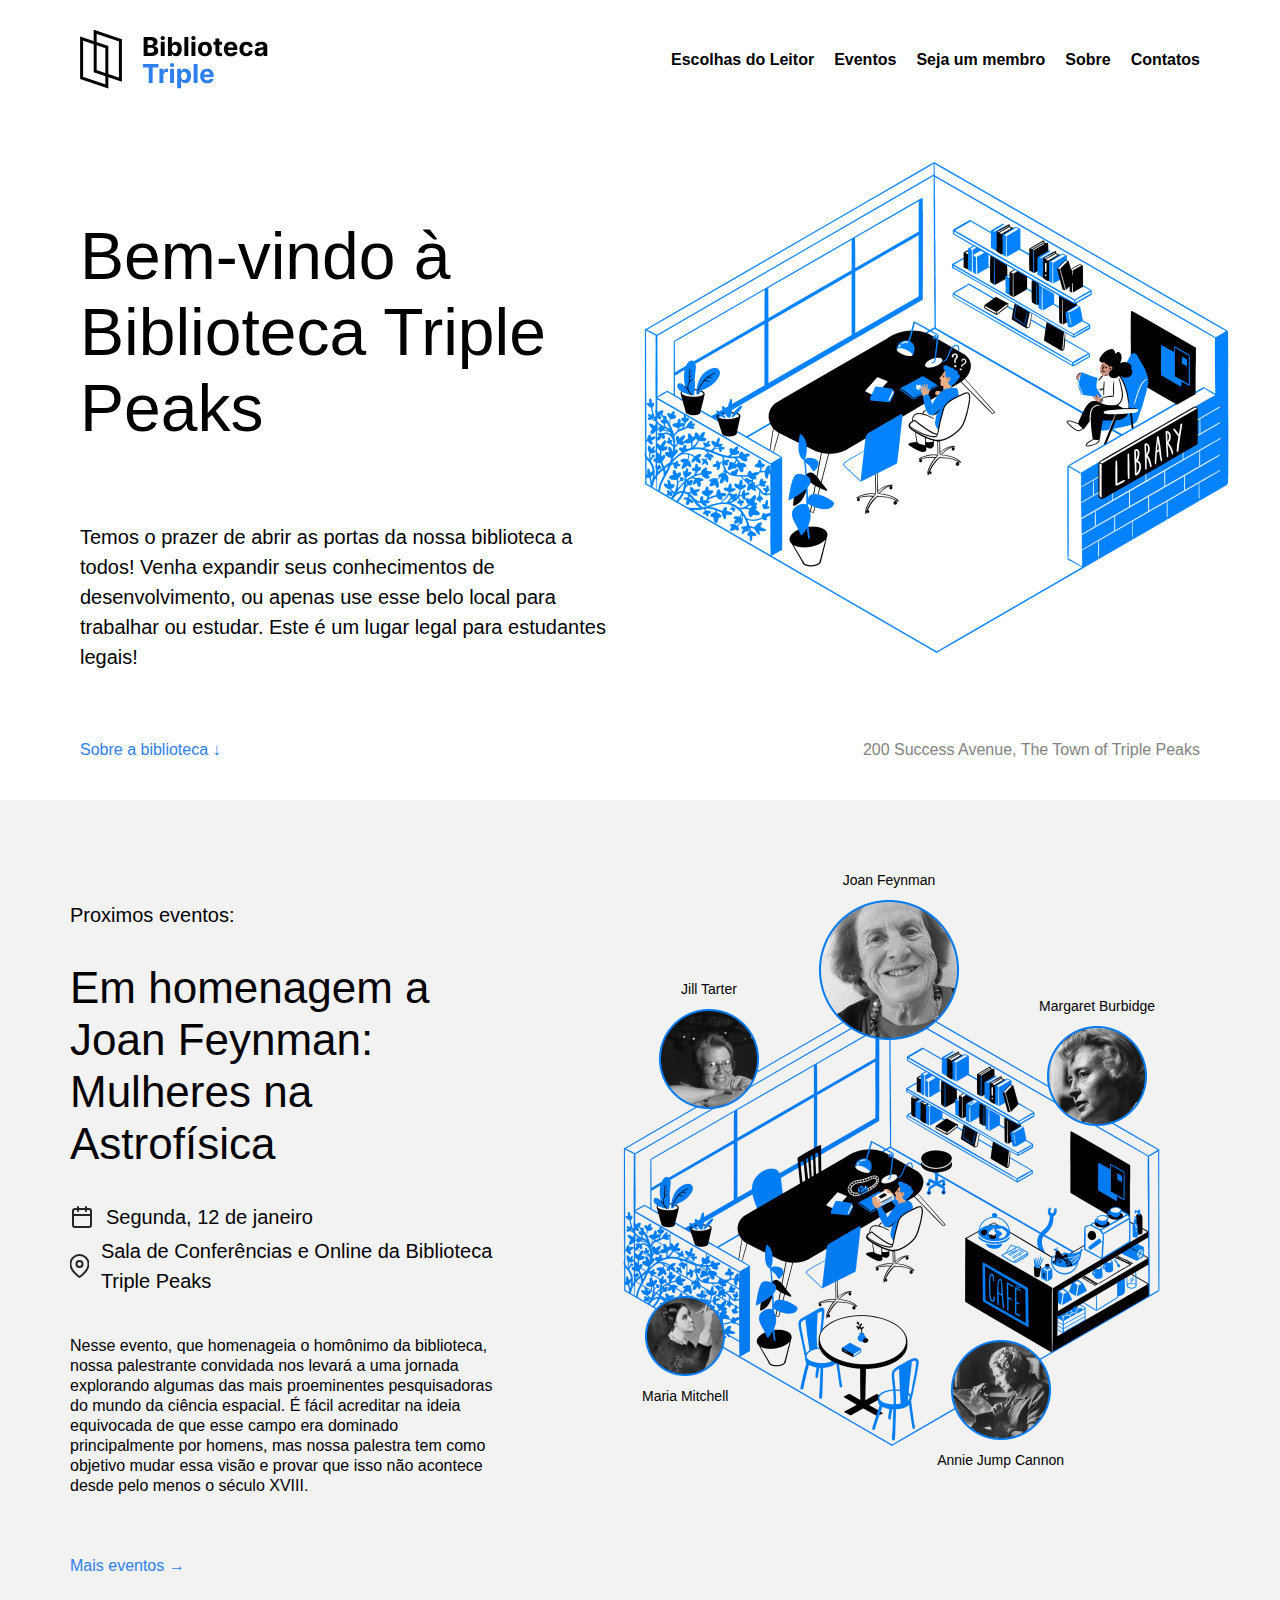
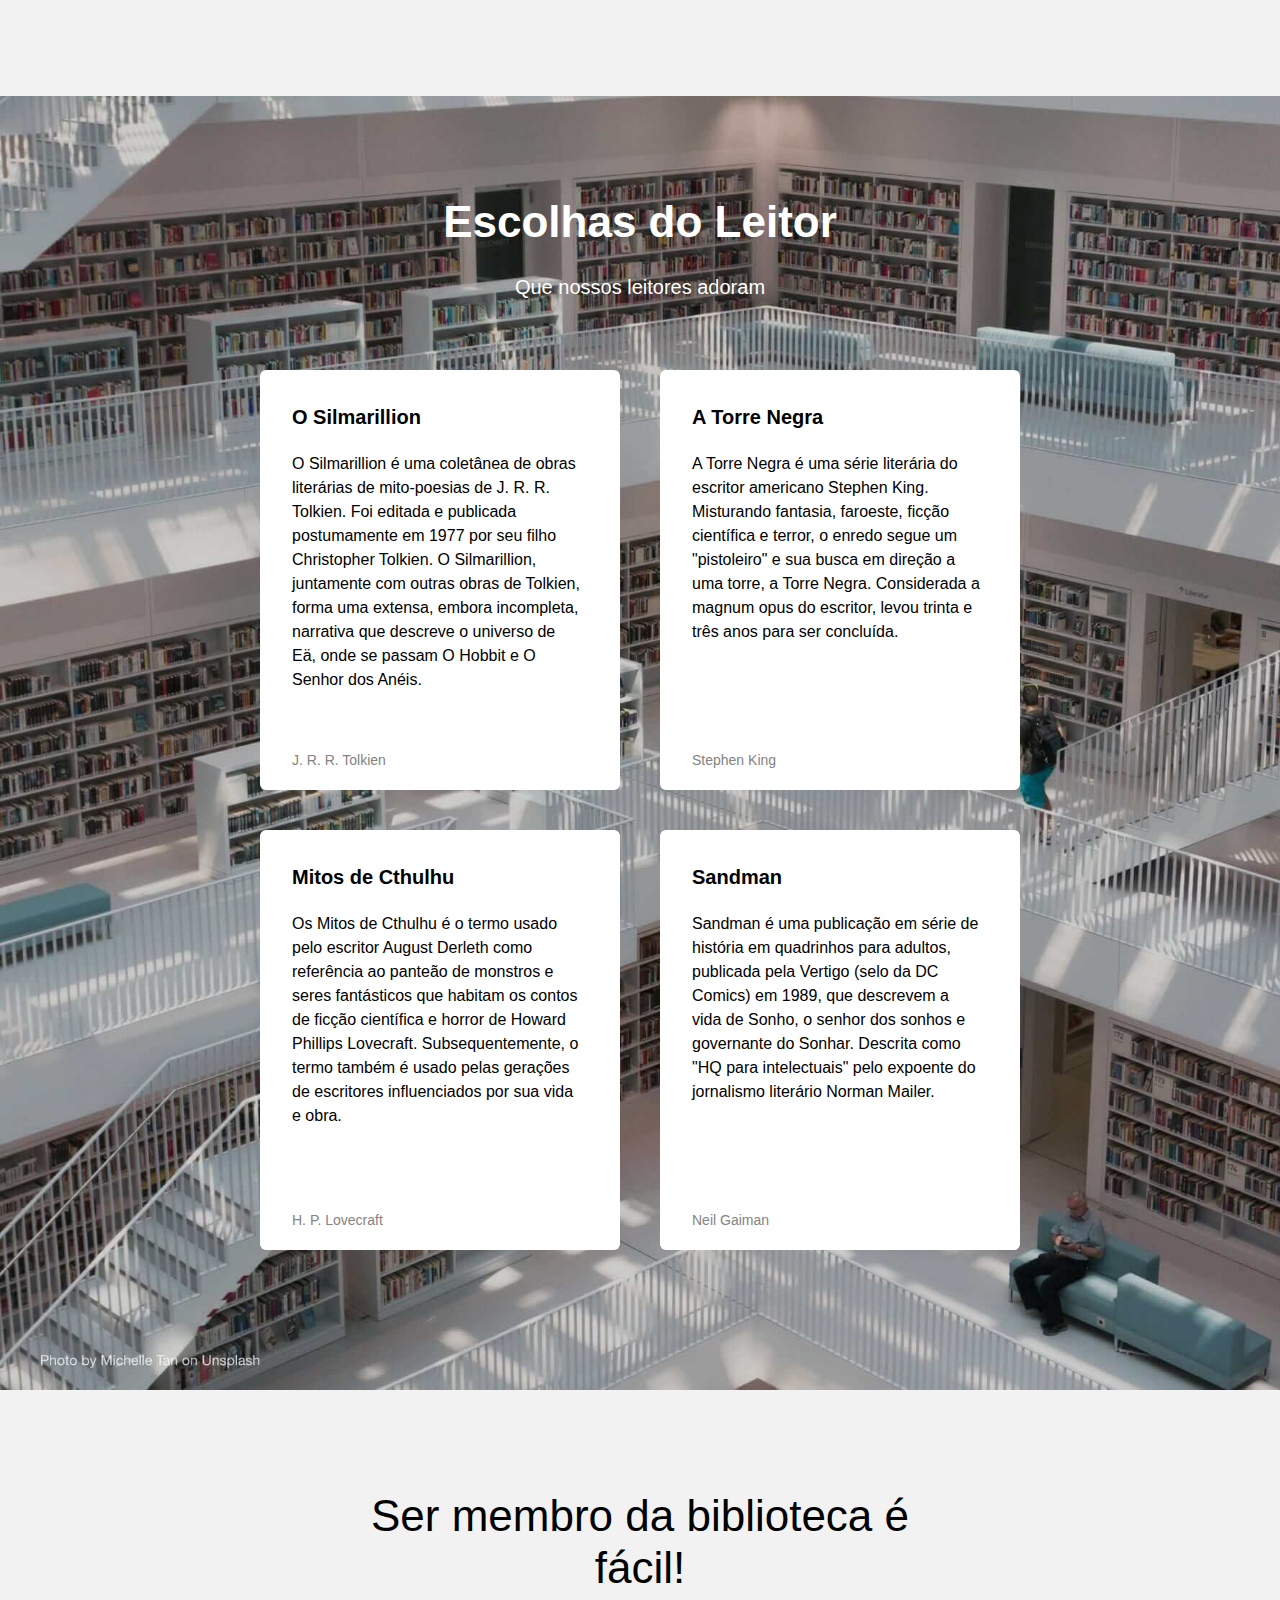
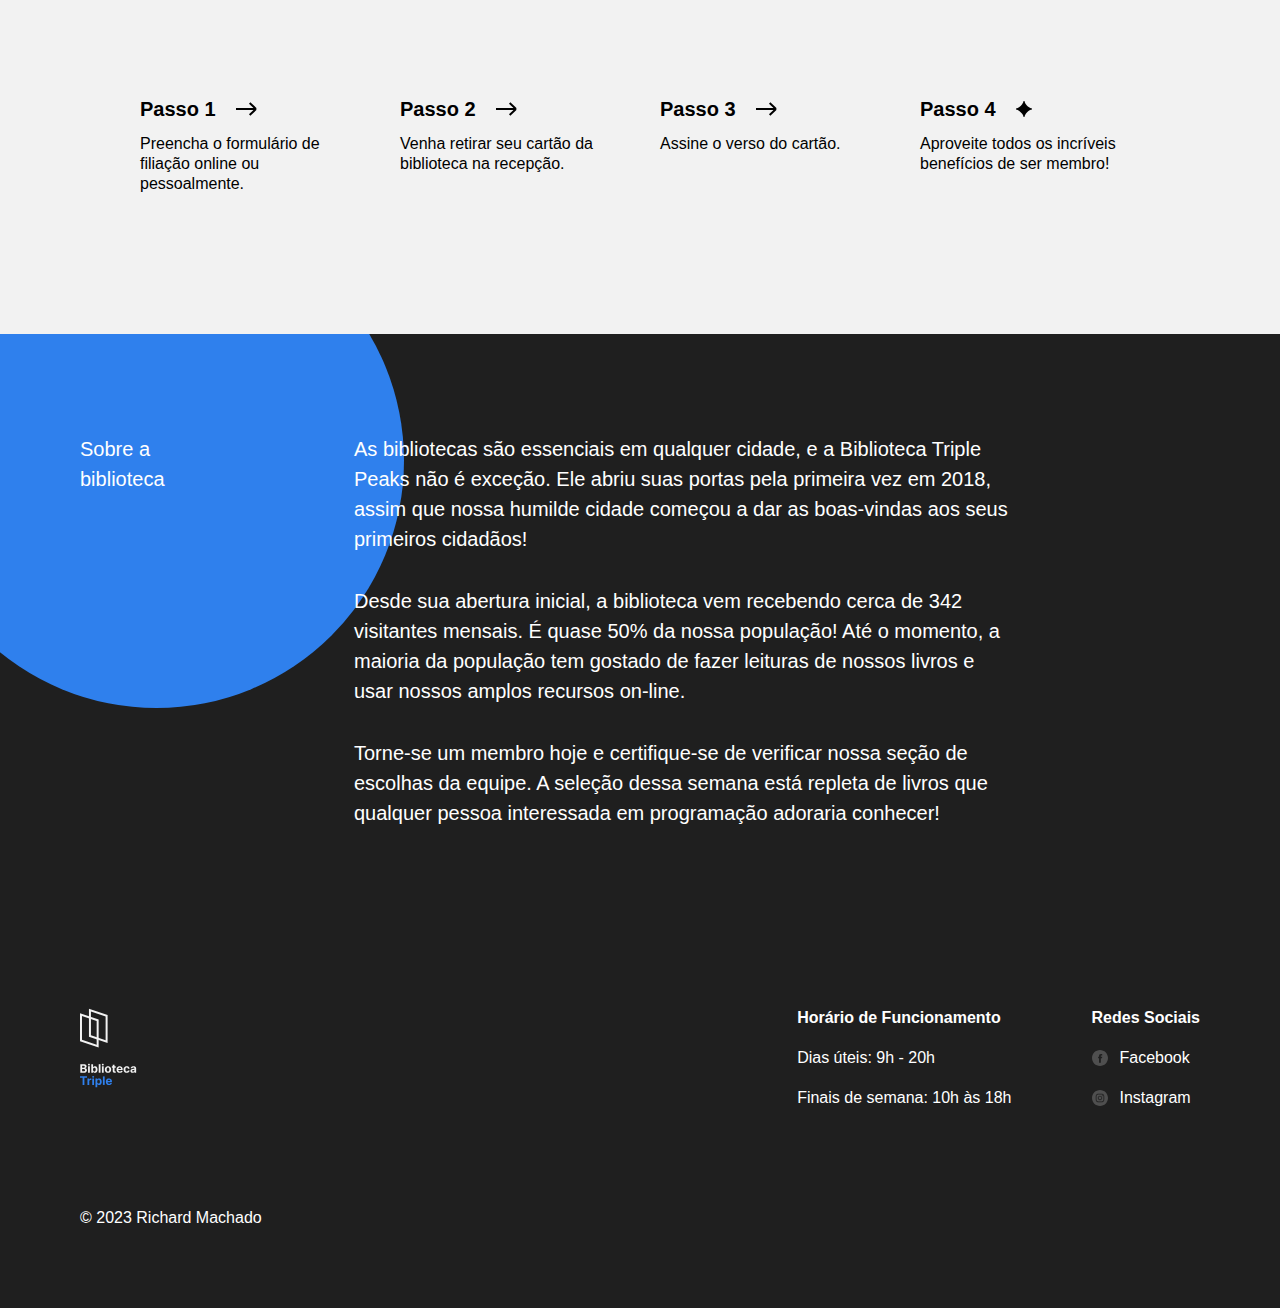
<file: index.html>
<!DOCTYPE html>
<html lang="pt-br">
  <head>
    <meta charset="UTF-8" />
    <meta name="viewport" content="width=device-width, initial-scale=1.0" />
    <title>Biblioteca Triple Peaks</title>
    <link rel="shortcut icon" href="favicon.ico" />
    <link rel="stylesheet" href="./styles/normalize.css" />
    <link rel="stylesheet" href="./styles/style.css" />
  </head>

  <body>
    <div class="page">
      <header class="header">
        <nav class="nav">
          <img
            src="./images/logo-black.svg"
            alt="Triple Peaks Library Logo"
            class="nav__logo"
          />
          <ul class="nav__links">
            <li>
              <a class="nav__link" href="#staff">Escolhas do Leitor</a>
            </li>
            <li>
              <a class="nav__link" href="#events">Eventos</a>
            </li>
            <li>
              <a class="nav__link" href="#membership">Seja um membro</a>
            </li>
            <li>
              <a class="nav__link" href="#about">Sobre</a>
            </li>
            <li>
              <a class="nav__link" href="#footer">Contatos</a>
            </li>
          </ul>
        </nav>
        <h1 class="header__title">Bem-vindo à Biblioteca Triple Peaks</h1>
        <p class="header__description">
          Temos o prazer de abrir as portas da nossa biblioteca a todos! Venha
          expandir seus conhecimentos de desenvolvimento, ou apenas use esse
          belo local para trabalhar ou estudar. Este é um lugar legal para
          estudantes legais!
        </p>
        <img
          src="./images/inside_the_library.png"
          alt="Illustration 'Inside the library'"
          class="header__image"
        />
        <div class="header__footer">
          <a class="header__link" href="#about">Sobre a biblioteca &darr;</a>
          <p class="header__address">
            200 Success Avenue, The Town of Triple Peaks
          </p>
        </div>
      </header>

      <main class="content">
        <section id="events" class="events">
          <div class="events__content">
            <h2 class="events__heading">Proximos eventos:</h2>
            <h3 class="events__title">
              Em homenagem a Joan Feynman: Mulheres na Astrofísica
            </h3>
            <div class="event-info events__info-section">
              <div class="event-info__item">
                <div
                  class="event-info__icon event-info__icon_type_calendar"
                ></div>
                <p class="event-info__text">Segunda, 12 de janeiro</p>
              </div>
              <div class="event-info__item">
                <div class="event-info__icon event-info__icon_type_pin"></div>
                <p class="event-info__text">
                  Sala de Conferências e Online da Biblioteca Triple Peaks
                </p>
              </div>
            </div>
            <p class="events__description">
              Nesse evento, que homenageia o homônimo da biblioteca, nossa
              palestrante convidada nos levará a uma jornada explorando algumas
              das mais proeminentes pesquisadoras do mundo da ciência espacial.
              É fácil acreditar na ideia equivocada de que esse campo era
              dominado principalmente por homens, mas nossa palestra tem como
              objetivo mudar essa visão e provar que isso não acontece desde
              pelo menos o século XVIII.
            </p>
            <a href="#" class="events__more">Mais eventos &rarr;</a>
          </div>
          <div class="events__cover">
            <img
              src="./images/cafe.png"
              alt="Deveria mostrar uma imagem de uma sala com uma placa de Café"
              class="events__image"
            />
            <div class="person person_name_feynman">
              <p class="person__caption">Joan Feynman</p>
              <img
                src="./images/person_feynman.png"
                alt="Imagem de Joan Feyman"
                class="person__image person__image_size_l"
              />
            </div>
            <div class="person person_name_burbidge">
              <p class="person__caption">Margaret Burbidge</p>
              <img
                src="./images/person_burbidge.png"
                alt="Imagem de Margaret Burbidge"
                class="person__image person__image_size_m"
              />
            </div>
            <div class="person person_name_cannon">
              <img
                src="./images/person_cannon.png"
                alt="Imagem de Annie Jump Cannon"
                class="person__image person__image_size_m"
              />
              <p class="person__caption">Annie Jump Cannon</p>
            </div>
            <div class="person person_name_mitchell">
              <img
                src="./images/person_mitchell.png"
                alt="Imagem de Maria Mitchell"
                class="person__image person__image_size_s"
              />
              <p class="person__caption">Maria Mitchell</p>
            </div>
            <div class="person person_name_tarter">
              <p class="person__caption">Jill Tarter</p>
              <img
                src="./images/person_tarter.png"
                alt="Imagem de Jill Tarter"
                class="person__image person__image_size_m"
              />
            </div>
          </div>
        </section>

        <section id="staff" class="staff">
          <h2 class="staff__title">Escolhas do Leitor</h2>
          <p class="staff__subtitle">Que nossos leitores adoram</p>
          <ul class="staff__card">
            <li class="card">
              <div class="card__content">
                <h3 class="card__title">O Silmarillion</h3>
                <p class="card__text">
                  O Silmarillion é uma coletânea de obras literárias de
                  mito-poesias de J. R. R. Tolkien. Foi editada e publicada
                  postumamente em 1977 por seu filho Christopher Tolkien. O
                  Silmarillion, juntamente com outras obras de Tolkien, forma
                  uma extensa, embora incompleta, narrativa que descreve o
                  universo de Eä, onde se passam O Hobbit e O Senhor dos Anéis.
                </p>
                <p class="card__footer">J. R. R. Tolkien</p>
              </div>
            </li>

            <li class="card">
              <div class="card__content">
                <h3 class="card__title">A Torre Negra</h3>
                <p class="card__text">
                  A Torre Negra é uma série literária do escritor americano
                  Stephen King. Misturando fantasia, faroeste, ficção científica
                  e terror, o enredo segue um "pistoleiro" e sua busca em
                  direção a uma torre, a Torre Negra. Considerada a magnum opus
                  do escritor, levou trinta e três anos para ser concluída.
                </p>
                <p class="card__footer">Stephen King</p>
              </div>
            </li>

            <li class="card">
              <div class="card__content">
                <h3 class="card__title">Mitos de Cthulhu</h3>
                <p class="card__text">
                  Os Mitos de Cthulhu é o termo usado pelo escritor August
                  Derleth como referência ao panteão de monstros e seres
                  fantásticos que habitam os contos de ficção científica e
                  horror de Howard Phillips Lovecraft. Subsequentemente, o termo
                  também é usado pelas gerações de escritores influenciados por
                  sua vida e obra.
                </p>
                <p class="card__footer">H. P. Lovecraft</p>
              </div>
            </li>

            <li class="card">
              <div class="card__content">
                <h3 class="card__title">Sandman</h3>
                <p class="card__text">
                  Sandman é uma publicação em série de história em quadrinhos
                  para adultos, publicada pela Vertigo (selo da DC Comics) em
                  1989, que descrevem a vida de Sonho, o senhor dos sonhos e
                  governante do Sonhar. Descrita como "HQ para intelectuais"
                  pelo expoente do jornalismo literário Norman Mailer.
                </p>
                <p class="card__footer">Neil Gaiman</p>
              </div>
            </li>
          </ul>
        </section>

        <section id="membership" class="membership">
          <h2 class="membership__title">Ser membro da biblioteca é fácil!</h2>
          <ul class="membership__steps">
            <li class="step">
              <h3 class="step__title">
                Passo 1
                <img
                  src="./images/icon_step_forward.svg"
                  alt="icon forward"
                  class="step__icon"
                />
              </h3>
              <p class="step__description">
                Preencha o formulário de filiação online ou pessoalmente.
              </p>
            </li>
            <li class="step">
              <h3 class="step__title">
                Passo 2
                <img
                  src="./images/icon_step_forward.svg"
                  alt="icon forward"
                  class="step__icon"
                />
              </h3>
              <p class="step__description">
                Venha retirar seu cartão da biblioteca na recepção.
              </p>
            </li>
            <li class="step">
              <h3 class="step__title">
                Passo 3
                <img
                  src="./images/icon_step_forward.svg"
                  alt="icon forward"
                  class="step__icon"
                />
              </h3>
              <p class="step__description">Assine o verso do cartão.</p>
            </li>
            <li class="step">
              <h3 class="step__title">
                Passo 4
                <img
                  src="./images/icon_step_finish.svg"
                  alt="icon finish"
                  class="step__icon"
                />
              </h3>
              <p class="step__description">
                Aproveite todos os incríveis benefícios de ser membro!
              </p>
            </li>
          </ul>
        </section>

        <section id="about" class="about">
          <h2 class="about__title">Sobre a biblioteca</h2>
          <div class="about__content">
            <p class="about__paragraph">
              As bibliotecas são essenciais em qualquer cidade, e a Biblioteca
              Triple Peaks não é exceção. Ele abriu suas portas pela primeira
              vez em 2018, assim que nossa humilde cidade começou a dar as
              boas-vindas aos seus primeiros cidadãos!
            </p>
            <p class="about__paragraph">
              Desde sua abertura inicial, a biblioteca vem recebendo cerca de
              342 visitantes mensais. É quase 50% da nossa população! Até o
              momento, a maioria da população tem gostado de fazer leituras de
              nossos livros e usar nossos amplos recursos on-line.
            </p>
            <p class="about__paragraph">
              Torne-se um membro hoje e certifique-se de verificar nossa seção
              de escolhas da equipe. A seleção dessa semana está repleta de
              livros que qualquer pessoa interessada em programação adoraria
              conhecer!
            </p>
          </div>
          <div class="about__circle"></div>
        </section>
      </main>
      <footer id="footer" class="footer">
        <div class="footer__columns">
          <div class="footer__column footer__column_content_logo">
            <img
              src="./images/logo-white.svg"
              alt="Logo cor branca da biblioteca Triple"
              class="footer__logo"
            />
          </div>
          <div class="footer__column footer__column_content_hours">
            <h2 class="footer__column-heading">Horário de Funcionamento</h2>
            <ul class="footer__list">
              <li class="footer__list-item">Dias úteis: 9h - 20h</li>
              <li class="footer__list-item">Finais de semana: 10h às 18h</li>
            </ul>
          </div>
          <div class="footer__column footer__column_content_social">
            <h2 class="footer__column-heading">Redes Sociais</h2>
            <ul class="footer__list">
              <li class="footer__list-item">
                <a href="#" class="footer__column-link">
                  <img
                    src="./images/facebook_white.svg"
                    alt="Icone do Facebook"
                    class="footer__social-icon"
                  />Facebook
                </a>
              </li>
              <li class="footer__list-item">
                <a href="#" class="footer__column-link">
                  <img
                    src="./images/instagram_white.svg"
                    alt="Icone do Instagram"
                    class="footer__social-icon"
                  />Instagram
                </a>
              </li>
            </ul>
          </div>
        </div>
        <p class="footer__copyright">© 2023 Richard Machado</p>
      </footer>
    </div>
  </body>
</html>
</file>
<file: styles/style.css>
.page {
  min-width: 1100px;
  max-width: 1600px;
  margin: 0 auto;
  font-family: "Helvetica Neue", "Arial", sans-serif;
  font-size: 16px;
  line-height: 20px;
}

.header {
  display: flex;
  flex-direction: column;
  height: 100vh;
  min-height: 720px;
  max-height: 800px;
  padding: 30px 80px 40px;
  position: relative;
  box-sizing: border-box;
}

.nav {
  display: flex;
  justify-content: space-between;
  align-items: center;
}

.nav__logo {
  height: 60px;
}

.nav__links {
  display: flex;
  margin: 0;
  column-gap: 20px;
  list-style-type: none;
  padding: 0;
  align-items: center;
}

.nav__link {
  color: #000000;
  text-decoration: none;
  font-weight: bold;
}
.nav__link:hover {
  color: #1f69c9;
}

.header__title {
  max-width: 601px;
  font-size: 66px;
  line-height: 76px;
  font-weight: 500;
  margin-top: 128px;
}

.header__description {
  max-width: 532px;
  margin-top: 32px;
  font-size: 20px;
  line-height: 30px;
}

.header__image {
  z-index: 1;
  max-width: 636px;
  position: absolute;
  top: 135px;
  right: 20px;
}

.header__footer {
  margin-top: auto;
  width: 100%;
  display: flex;
  align-items: center;
  justify-content: space-between;
  box-sizing: border-box;
}

.header__link {
  color: #2f80ed;
  text-decoration: none;
}
.header__link:hover {
  color: #1f69c9;
}

.header__address {
  margin: 0;
  color: #838383;
}
.events {
  padding: 100px 0 120px 70px;
  display: flex;
  align-items: start;
  justify-content: space-between;
  box-sizing: border-box;
  background-color: #f2f2f2;
}

.events__content {
  flex-basis: 580px;
}

.events__heading {
  font-size: 20px;
  font-weight: 500;
  line-height: 30px;
  margin: 0;
}

.events__title {
  font-size: 44px;
  font-weight: 500;
  line-height: 52px;
  margin: 32px 0 0;
}

.events__info-section {
  margin-top: 32px;
}

.event-info__item {
  display: flex;
  align-items: center;
  margin-bottom: 4px;
  font-weight: 500;
}

.event-info__icon {
  background-repeat: no-repeat;
  background-position: center;
  margin-right: 12px;
  width: 24px;
  height: 24px;
}

.event-info__icon_type_calendar {
  background-image: url(../images/icon_calendar.svg);
}

.event-info__icon_type_pin {
  background-image: url(../images/icon_pin.svg);
}

.event-info__text {
  font-size: 20px;
  font-weight: 500;
  line-height: 30px;
  margin: 0;
}

.events__description {
  margin: 40px 0 60px;
}

.events__more {
  color: #2f80ed;
  text-decoration: none;
}
.events__more:hover {
  color: #1f69c9;
}
.events__cover {
  flex-grow: 1;
  flex-shrink: 0;
  flex-basis: 780px;
  max-width: 780px;
  position: relative;
}

.events__image {
  max-width: 100%;
}

.person {
  position: absolute;
  display: flex;
  align-items: center;
  flex-direction: column;
  gap: 10px;
}

.person_name_feynman {
  top: -30px;
  left: 319px;
}

.person_name_burbidge {
  top: 96px;
  right: 125px;
}

.person_name_cannon {
  bottom: 18px;
  right: 216px;
}

.person_name_mitchell {
  bottom: 82px;
  left: 142px;
}

.person_name_tarter {
  top: 79px;
  left: 159px;
}

.person__image {
  max-width: 100%;
}

.person__image_size_l {
  width: 140px;
}

.person__image_size_m {
  width: 100px;
}

.person__image_size_s {
  width: 80px;
}

.person__caption {
  text-align: center;
  font-size: 14px;
  margin: 0;
}
.staff {
  padding: 100px 0 140px;
  background-image: url(../images/staff_picks_background.jpg);
  background-size: cover;
}

.staff__title {
  text-align: center;
  font-size: 44px;
  line-height: 52px;
  margin: 0 0 24px;
  color: #fff;
}

.staff__subtitle {
  text-align: center;
  font-size: 20px;
  line-height: 30px;
  font-weight: 400;
  margin: 0;
  margin-bottom: 68px;
  color: #fff;
}

.staff__card {
  display: flex;
  flex-wrap: wrap;
  justify-content: space-between;
  gap: 40px;
  margin: 0 auto;
  max-width: 760px;
  list-style-type: none;
  padding-left: 0;
}
.card {
  background-color: #fff;
  border-radius: 6px;
  padding: 32px 40px 20px 32px;
  box-sizing: border-box;
  height: 420px;
  width: 360px;
}

.card__content {
  width: 100%;
  height: 100%;
  display: flex;
  flex-direction: column;
}

.card__title {
  font-size: 20px;
  line-height: 30px;
  font-weight: 700;
  margin: 0;
}

.card__text {
  margin: 20px 0 0;
  font-size: 16px;
  line-height: 24px;
}

.card__footer {
  margin: 0;
  margin-top: auto;
  font-size: 14px;
  line-height: 20px;
  color: #838383;
}

.membership {
  padding: 100px 0 140px;
  background-color: #f2f2f2;
}

.membership__title {
  max-width: 574px;
  margin: 0 auto;
  text-align: center;
  font-size: 44px;
  font-weight: 500;
  line-height: 52px;
}

.membership__steps {
  display: flex;
  flex-basis: auto;
  justify-content: center;
  list-style-type: none;
  padding: 0;
  margin: 100px 0 0;
  gap: 40px;
}

.step {
  flex-basis: 220px;
}

.step__title {
  margin: 0;
  font-size: 20px;
  line-height: 30px;
  font-weight: 700;
  display: flex;
  align-items: center;
}

.step__icon {
  margin-left: 20px;
}

.step__description {
  margin: 10px 0 0;
}

.about {
  display: flex;
  padding: 100px 80px;
  background-color: #1f1f1f;
  color: #fff;
  overflow: hidden;
  position: relative;
  box-sizing: border-box;
  gap: 120px;
}

.about__title {
  margin: 0;
  max-width: 154px;
  font-size: 20px;
  line-height: 30px;
  font-weight: 500;
  z-index: 1;
}

.about__content {
  font-size: 20px;
  line-height: 30px;
  font-weight: 400;
  max-width: 660px;
  z-index: 1;
}
.about__paragraph {
  align-items: flex-start;
  margin-bottom: 0;
  margin-top: 0;
}
.about__paragraph:nth-child(2) {
  margin-top: 32px;
  margin-bottom: 32px;
}
.about__circle {
  position: absolute;
  top: -121px;
  left: -91px;
  background-color: #2f80ed;
  width: 495px;
  height: 495px;
  border-radius: 50%;
  z-index: 0;
}

.footer {
  box-sizing: border-box;
  background-color: #1f1f1f;
  color: #ffffff;
  padding: 80px;
}

.footer__columns {
  display: flex;
  gap: 80px;
}
.footer__column_content_logo {
  flex-grow: 1;
}
.footer__column_content_hours {
  flex-shrink: 0;
}

.footer__column_content_social {
  flex-shrink: 0;
}

.footer__logo {
  width: 57px;
  height: 80px;
}

.footer__list {
  list-style-type: none;
  padding: 0;
  margin: 0;
}

.footer__list-item {
  list-style-type: none;
  font-size: 16px;
  line-height: 20px;
  margin-top: 20px;
}

.footer__column-heading {
  font-size: 16px;
  line-height: 20px;
  margin: 0;
}

.footer__column-link {
  color: white;
  font-size: 16px;
  line-height: 20px;
  text-decoration: none;
  display: flex;
  align-items: center;
  gap: 12px;
}
.footer__column-link:hover {
  color: #c1c1c1;
}
.footer__social-icon {
  width: 16px;
  height: 16px;
}

.footer__copyright {
  font-size: 16px;
  line-height: 20px;
  margin: 100px 0 0;
}
</file>
